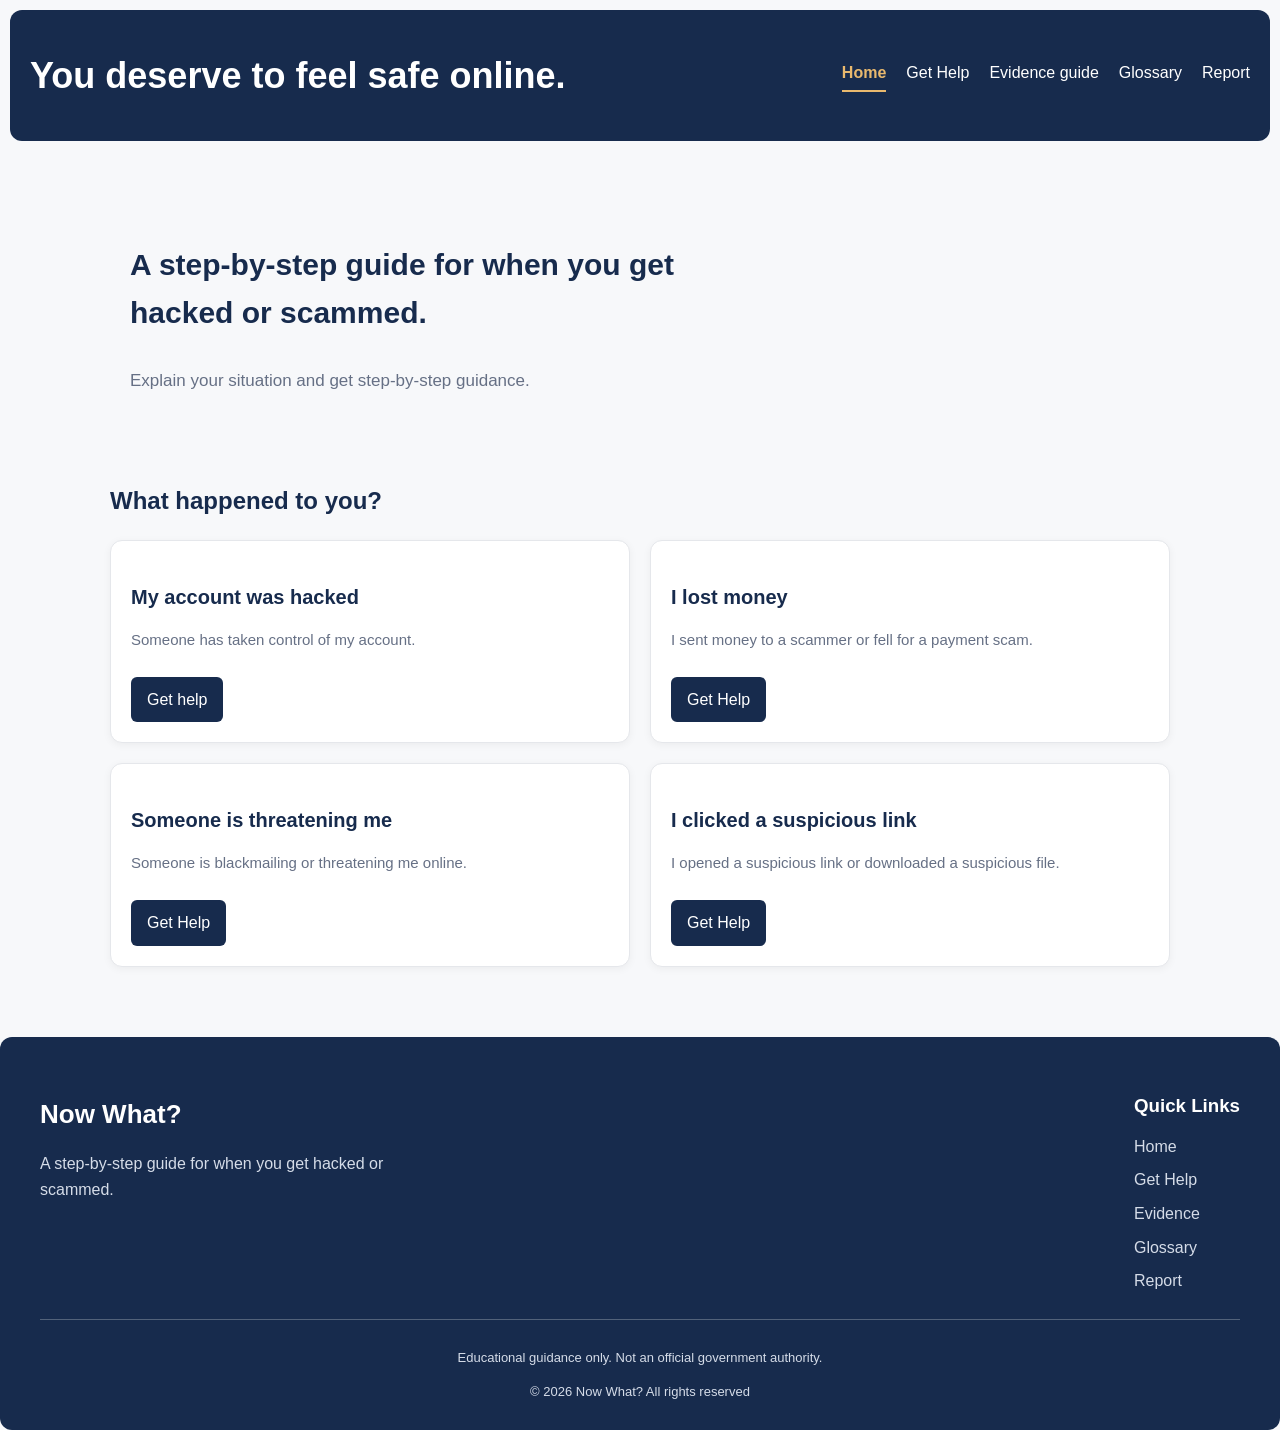
<file: index.html>
<!DOCTYPE html>
<html lang="en">
<head>
    <meta charset="UTF-8">
    <meta name="viewport" content="width=device-width, initial-scale=1.0">
    <title>Now What? | Home</title>

    <link rel="stylesheet" href="style.css">
</head>
<body>
    <header class="site-header">
        <h1>You deserve to feel safe online.</h1>
        <nav>
            <a href="index.html" aria-current="page">Home</a>
            <a href="get-help.html">Get Help</a>
            <a href="evidence.html">Evidence guide</a>
            <a href="glossary.html">Glossary</a>
            <a href="report.html">Report</a>
        </nav>
    </header>

    <main>
        <section class = "hero">
        <p class="intro-text">
            A step-by-step guide for when you get hacked or scammed.
        </p>
        <p class="supporting-text">
            Explain your situation and get step-by-step guidance.
        </p>
        </section>
            <h2>What happened to you?</h2>
            
        <section class="situations-section">

            <div class = "situation-card">
                <h3>My account was hacked</h3>
                <p>Someone has taken control of my account.</p>
                <a href="get-help.html?type=hacked">Get help</a>
            </div>

            <div class = "situation-card">
                <h3>I lost money</h3>
                <p>I sent money to a scammer or fell for a payment scam.</p>
                <a href="get-help.html?type=scam">Get Help</a>
            </div>

            <div class = "situation-card">
                <h3>Someone is threatening me</h3>
                <p>Someone is blackmailing or threatening me online.</p>
                <a href="get-help.html?type=threat">Get Help</a>
            </div>

            <div class = "situation-card">
                <h3>I clicked a suspicious link</h3>
                <p>I opened a suspicious link or downloaded a suspicious file.</p>
                <a href="get-help.html?type=link">Get Help</a>
            </div>

        </section>

    </main>   

    <footer class = "site-footer">
        <div class = "footer-content">
            <div class="footer-about">
                <h2>Now What?</h2>
                <p>A step-by-step guide for when you get
                hacked or scammed.</p>
            </div>
            <div class = "footer-link">
                <h3>Quick Links</h3>

                <a href="index.html">Home</a>
                <a href="get-help.html">Get Help</a>
                <a href="evidence.html">Evidence</a>
                <a href="glossary.html">Glossary</a>
                <a href="report.html">Report</a>
            </div>
        </div>

        <div class = "footer-bottom">
            <p>Educational guidance only. Not an official
            government authority.</p>
            <p>© 2026 Now What? All rights reserved</p>
        </div>
    </footer>

</body>
</html>
</file>
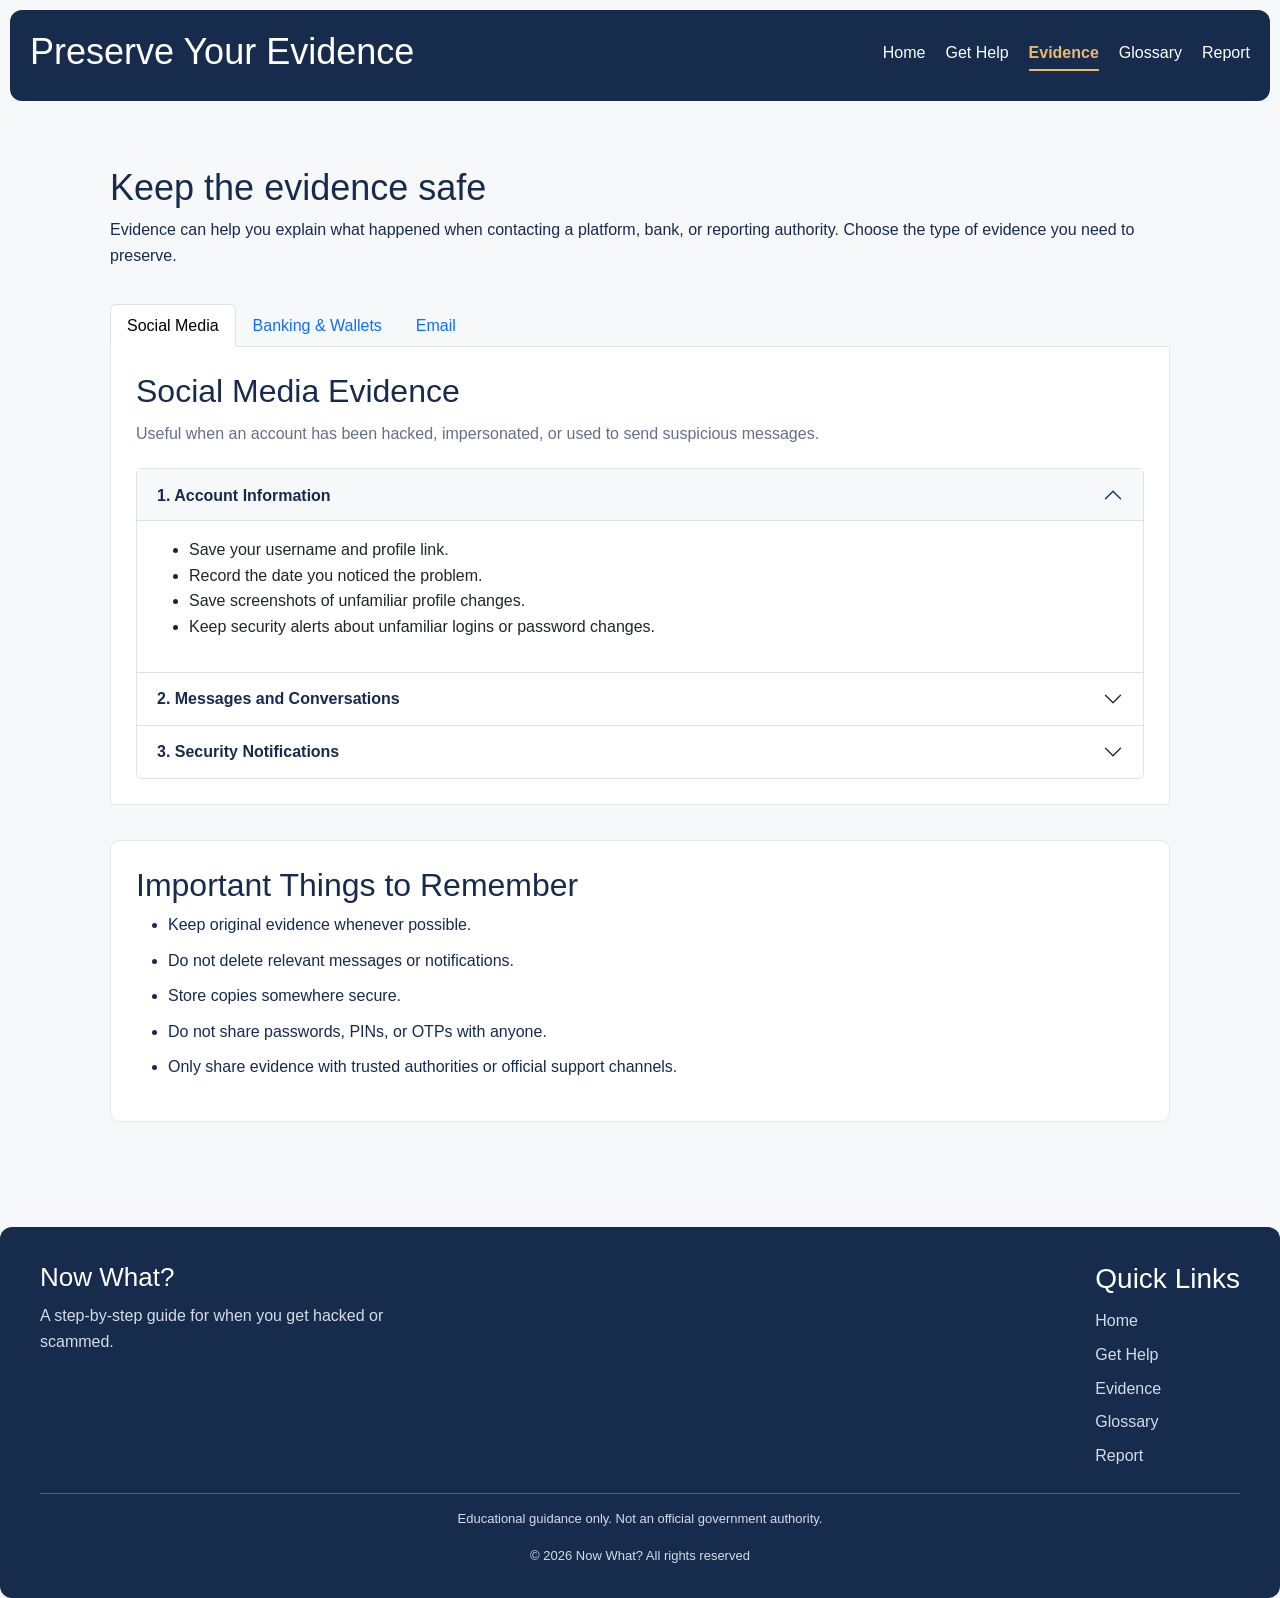
<file: evidence.html>
<!DOCTYPE html>
<html lang="en">
<head>
    <meta charset="UTF-8">
    <meta name="viewport" content="width=device-width, initial-scale=1.0">
    <title>Evidence | Now What?</title>

    <link href="https://cdn.jsdelivr.net/npm/bootstrap@5.3.3/dist/css/bootstrap.min.css" rel="stylesheet">

    <link rel="stylesheet" href="style.css">
</head>
<body>
    
    <header class = "site-header">

        <h1>Preserve Your Evidence</h1>

        <nav>
            <a href="index.html" >Home</a>
            <a href="get-help.html">Get Help</a>
            <a href="evidence.html" aria-current="page">Evidence</a>
            <a href="glossary.html">Glossary</a>
            <a href="report.html">Report</a>
        </nav>

    </header>
      
<main>
    <section class="page-intro">
        <h1>Keep the evidence safe</h1>
        <p>
            Evidence can help you explain what happened when contacting
            a platform, bank, or reporting authority.
            Choose the type of evidence you need to preserve.
        </p>
    </section>

    <section class="evidence-guide">

        <!-- Evidence category tabs -->
        <ul class="nav nav-tabs" id="evidenceTabs" role="tablist">

            <li class="nav-item" role="presentation">
                <button class="nav-link active"
                    id="social-tab"
                    data-bs-toggle="tab"
                    data-bs-target="#social"
                    type="button"
                    role="tab">
                    Social Media
                </button>
            </li>

            <li class="nav-item" role="presentation">
                <button class="nav-link"
                    id="bank-tab"
                    data-bs-toggle="tab"
                    data-bs-target="#bank"
                    type="button"
                    role="tab">
                    Banking & Wallets
                </button>
            </li>

            <li class="nav-item" role="presentation">
                <button class="nav-link"
                    id="email-tab"
                    data-bs-toggle="tab"
                    data-bs-target="#email"
                    type="button"
                    role="tab">
                    Email
                </button>
            </li>

        </ul>

        <!-- Tab content -->
        <div class="tab-content" id="evidenceTabContent">

            <!-- SOCIAL MEDIA -->
            <div class="tab-pane fade show active"
                id="social" role="tabpanel">

                <h2>Social Media Evidence</h2>
                <p>Useful when an account has been hacked, impersonated, or used to send suspicious messages.</p>

                <div class="accordion" id="socialAccordion">

                    <div class="accordion-item">
                        <h3 class="accordion-header">
                            <button class="accordion-button"
                                type="button"
                                data-bs-toggle="collapse"
                                data-bs-target="#socialOne">
                                1. Account Information
                            </button>
                        </h3>
                        <div id="socialOne"
                            class="accordion-collapse collapse show"
                            data-bs-parent="#socialAccordion">
                            <div class="accordion-body">
                                <ul>
                                    <li>Save your username and profile link.</li>
                                    <li>Record the date you noticed the problem.</li>
                                    <li>Save screenshots of unfamiliar profile changes.</li>
                                    <li>Keep security alerts about unfamiliar logins or password changes.</li>
                                </ul>
                            </div>
                        </div>
                    </div>

                    <div class="accordion-item">
                        <h3 class="accordion-header">
                            <button class="accordion-button collapsed"
                                type="button"
                                data-bs-toggle="collapse"
                                data-bs-target="#socialTwo">
                                2. Messages and Conversations
                            </button>
                        </h3>
                        <div id="socialTwo"
                            class="accordion-collapse collapse"
                            data-bs-parent="#socialAccordion">
                            <div class="accordion-body">
                                <ul>
                                    <li>Capture relevant messages with their dates and times.</li>
                                    <li>Keep the sender's username or profile link.</li>
                                    <li>Preserve messages showing suspicious requests or threats.</li>
                                    <li>Do not edit the original screenshots.</li>
                                </ul>
                            </div>
                        </div>
                    </div>

                    <div class="accordion-item">
                        <h3 class="accordion-header">
                            <button class="accordion-button collapsed"
                                type="button"
                                data-bs-toggle="collapse"
                                data-bs-target="#socialThree">
                                3. Security Notifications
                            </button>
                        </h3>
                        <div id="socialThree"
                            class="accordion-collapse collapse"
                            data-bs-parent="#socialAccordion">
                            <div class="accordion-body">
                                <ul>
                                    <li>Save password-change notifications.</li>
                                    <li>Keep alerts about new devices or login locations.</li>
                                    <li>Save messages from the platform's official support team.</li>
                                </ul>
                            </div>
                        </div>
                    </div>

                </div>
            </div>

            <!-- BANKING AND WALLETS -->
            <div class="tab-pane fade"
                id="bank" role="tabpanel">

                <h2>Banking and Wallet Evidence</h2>
                <p>Useful when money has been transferred without permission or lost through a scam.</p>

                <div class="accordion" id="bankAccordion">

                    <div class="accordion-item">
                        <h3 class="accordion-header">
                            <button class="accordion-button"
                                type="button"
                                data-bs-toggle="collapse"
                                data-bs-target="#bankOne">
                                1. Transaction Details
                            </button>
                        </h3>
                        <div id="bankOne"
                            class="accordion-collapse collapse show"
                            data-bs-parent="#bankAccordion">
                            <div class="accordion-body">
                                <ul>
                                    <li>Save the transaction receipt.</li>
                                    <li>Record the transaction ID or reference number.</li>
                                    <li>Note the transaction date, time, and amount.</li>
                                    <li>Keep available recipient details for the bank or reporting authority.</li>
                                </ul>
                            </div>
                        </div>
                    </div>

                    <div class="accordion-item">
                        <h3 class="accordion-header">
                            <button class="accordion-button collapsed"
                                type="button"
                                data-bs-toggle="collapse"
                                data-bs-target="#bankTwo">
                                2. Communication Records
                            </button>
                        </h3>
                        <div id="bankTwo"
                            class="accordion-collapse collapse"
                            data-bs-parent="#bankAccordion">
                            <div class="accordion-body">
                                <ul>
                                    <li>Save messages exchanged with the suspected scammer.</li>
                                    <li>Keep relevant phone numbers, usernames, and payment requests.</li>
                                    <li>Save complaint reference numbers and responses from your bank.</li>
                                </ul>
                            </div>
                        </div>
                    </div>

                    <div class="accordion-item">
                        <h3 class="accordion-header">
                            <button class="accordion-button collapsed"
                                type="button"
                                data-bs-toggle="collapse"
                                data-bs-target="#bankThree">
                                3. Protect Your Financial Information
                            </button>
                        </h3>
                        <div id="bankThree"
                            class="accordion-collapse collapse"
                            data-bs-parent="#bankAccordion">
                            <div class="accordion-body">
                                <ul>
                                    <li>Contact your bank through its official app or phone number.</li>
                                    <li>Ask about securing your account or card.</li>
                                    <li>Never share your PIN, password, or OTP as evidence.</li>
                                    <li>Do not post bank statements or full account details publicly.</li>
                                </ul>
                            </div>
                        </div>
                    </div>

                </div>
            </div>

            <!-- EMAIL -->
            <div class="tab-pane fade"
                id="email" role="tabpanel">

                <h2>Email Evidence</h2>
                <p>Useful when dealing with phishing emails, suspicious attachments, or unauthorised account access.</p>

                <div class="accordion" id="emailAccordion">

                    <div class="accordion-item">
                        <h3 class="accordion-header">
                            <button class="accordion-button"
                                type="button"
                                data-bs-toggle="collapse"
                                data-bs-target="#emailOne">
                                1. Sender Information
                            </button>
                        </h3>
                        <div id="emailOne"
                            class="accordion-collapse collapse show"
                            data-bs-parent="#emailAccordion">
                            <div class="accordion-body">
                                <ul>
                                    <li>Save the sender's email address.</li>
                                    <li>Record the subject line and date received.</li>
                                    <li>Check whether the sender address looks different from the organisation it claims to represent.</li>
                                </ul>
                            </div>
                        </div>
                    </div>

                    <div class="accordion-item">
                        <h3 class="accordion-header">
                            <button class="accordion-button collapsed"
                                type="button"
                                data-bs-toggle="collapse"
                                data-bs-target="#emailTwo">
                                2. Email Content
                            </button>
                        </h3>
                        <div id="emailTwo"
                            class="accordion-collapse collapse"
                            data-bs-parent="#emailAccordion">
                            <div class="accordion-body">
                                <ul>
                                    <li>Preserve the original email where possible.</li>
                                    <li>Take screenshots showing the message and sender.</li>
                                    <li>Keep suspicious links visible in your evidence without opening them.</li>
                                    <li>Do not download or open suspicious attachments.</li>
                                </ul>
                            </div>
                        </div>
                    </div>

                    <div class="accordion-item">
                        <h3 class="accordion-header">
                            <button class="accordion-button collapsed"
                                type="button"
                                data-bs-toggle="collapse"
                                data-bs-target="#emailThree">
                                3. Account Security Alerts
                            </button>
                        </h3>
                        <div id="emailThree"
                            class="accordion-collapse collapse"
                            data-bs-parent="#emailAccordion">
                            <div class="accordion-body">
                                <ul>
                                    <li>Save unfamiliar login notifications.</li>
                                    <li>Keep password-reset and recovery notifications.</li>
                                    <li>Record the date and time of suspicious account activity.</li>
                                </ul>
                            </div>
                        </div>
                    </div>

                </div>
            </div>

        </div>
    </section>

    <section class="evidence-reminder">
        <h2>Important Things to Remember</h2>
        <ul>
            <li>Keep original evidence whenever possible.</li>
            <li>Do not delete relevant messages or notifications.</li>
            <li>Store copies somewhere secure.</li>
            <li>Do not share passwords, PINs, or OTPs with anyone.</li>
            <li>Only share evidence with trusted authorities or official support channels.</li>
        </ul>
    </section>

</main>

    

    <footer class = "site-footer">
        <div class = "footer-content">
            <div class="footer-about">
                <h2>Now What?</h2>
                <p>A step-by-step guide for when you get
                hacked or scammed.</p>
            </div>
            <div class = "footer-link">
                <h3>Quick Links</h3>

                <a href="index.html">Home</a>
                <a href="get-help.html">Get Help</a>
                <a href="evidence.html">Evidence</a>
                <a href="glossary.html">Glossary</a>
                <a href="report.html">Report</a>
            </div>
        </div>

        <div class = "footer-bottom">
            <p>Educational guidance only. Not an official
            government authority.</p>
            <p>© 2026 Now What? All rights reserved</p>
        </div>
    </footer>
<script src="https://cdn.jsdelivr.net/npm/bootstrap@5.3.3/dist/js/bootstrap.bundle.min.js"></script>    
</body>
</html>
</file>
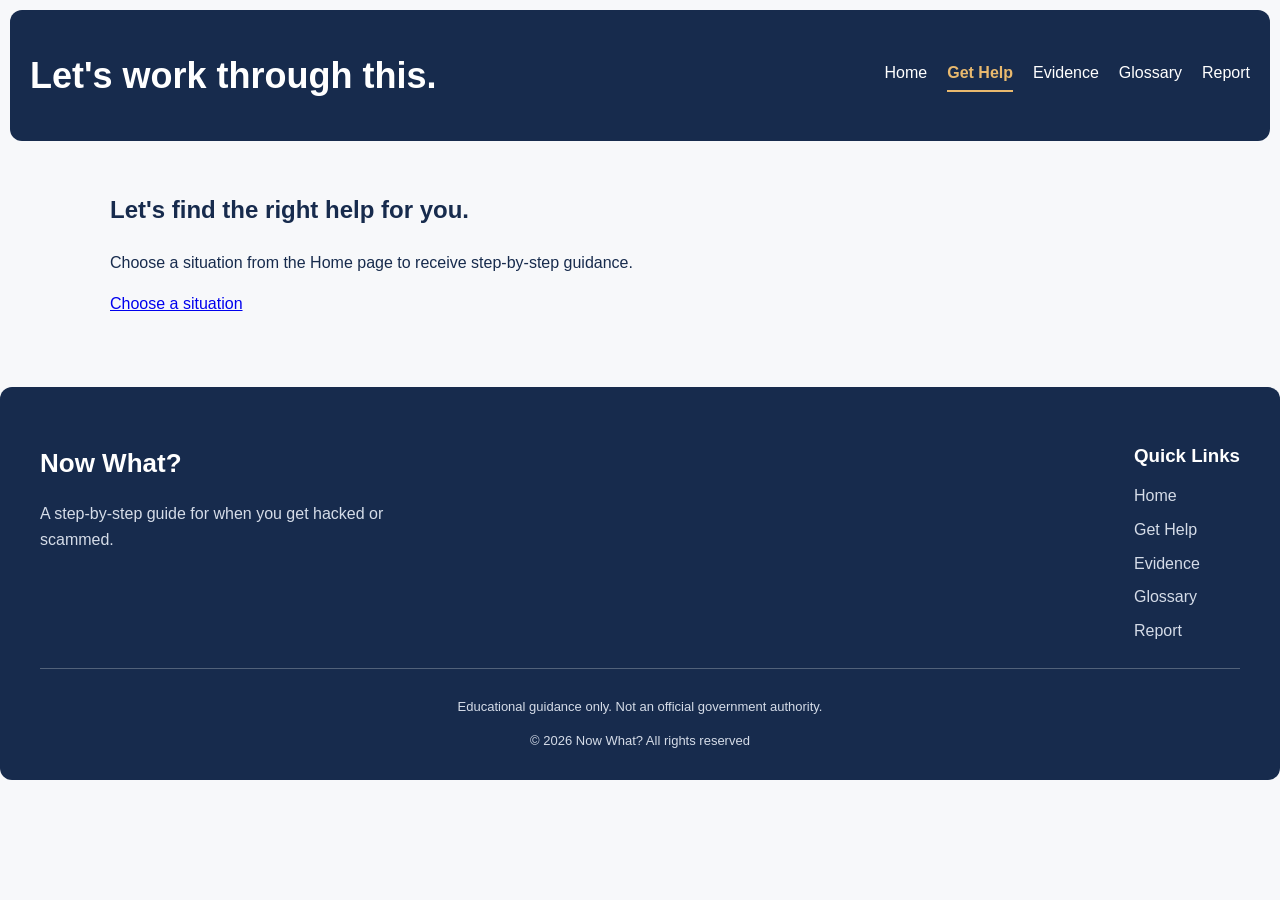
<file: get-help.html>
<!DOCTYPE html>
<html lang="en">
<head>
    <meta charset="UTF-8">
    <meta name="viewport" content="width=device-width, initial-scale=1.0">
    <title>Get Help | Now What?</title>

    <link rel="stylesheet" href="style.css">
    <script src="script.js" defer></script>
</head>
<body>
    <header class = "site-header">
        <h1>Let's work through this.</h1>
        <nav>
            <a href="index.html">Home</a>
            <a href="get-help.html" aria-current="page">Get Help</a>
            <a href="evidence.html">Evidence</a>
            <a href="glossary.html">Glossary</a>
            <a href="report.html">Report</a>
        </nav> 
    </header>
    <main>
        
<section id="no-situation">
    <h2>Let's find the right help for you.</h2>
    <p>Choose a situation from the Home page to receive step-by-step guidance.</p>
    <a href="index.html">Choose a situation</a>
</section>

<section id="guidance-section" hidden>
    <h2 id="situation-title"></h2>
    <p id="situation-description"></p>

    <a href="index.html">Choose a different situation</a>

    <div id="questions-section">
        <h3>A few questions first</h3>
        <p>Your answers will help us show you the most relevant steps.</p>

        <div id="question-container"></div>

        <button id="show-guidance" type="button">
            Show my steps
        </button>
    </div>

    <div id="guidance-results" hidden>
        <h3>What should I do now?</h3>

        <div class="progress-container">
            <p id="progress-text">0 steps completed</p>
            <div class="progress-track">
                <div id="progress-bar"></div>
            </div>
        </div>

        <div id="guidance-steps"></div>

        <p>Need more help?</p>

        <a href="evidence.html">Learn what evidence to save</a>
        <a href="report.html">Find out where to report it</a>

    </div>
</section>


    
    </main>

    <footer class = "site-footer">
        <div class = "footer-content">
            <div class="footer-about">
                <h2>Now What?</h2>
                <p>A step-by-step guide for when you get
                hacked or scammed.</p>
            </div>
            <div class = "footer-link">
                <h3>Quick Links</h3>

                <a href="index.html">Home</a>
                <a href="get-help.html">Get Help</a>
                <a href="evidence.html">Evidence</a>
                <a href="glossary.html">Glossary</a>
                <a href="report.html">Report</a>
            </div>
        </div>

        <div class = "footer-bottom">
            <p>Educational guidance only. Not an official
            government authority.</p>
            <p>© 2026 Now What? All rights reserved</p>
        </div>
    </footer>
    
</body>
</html>
</file>
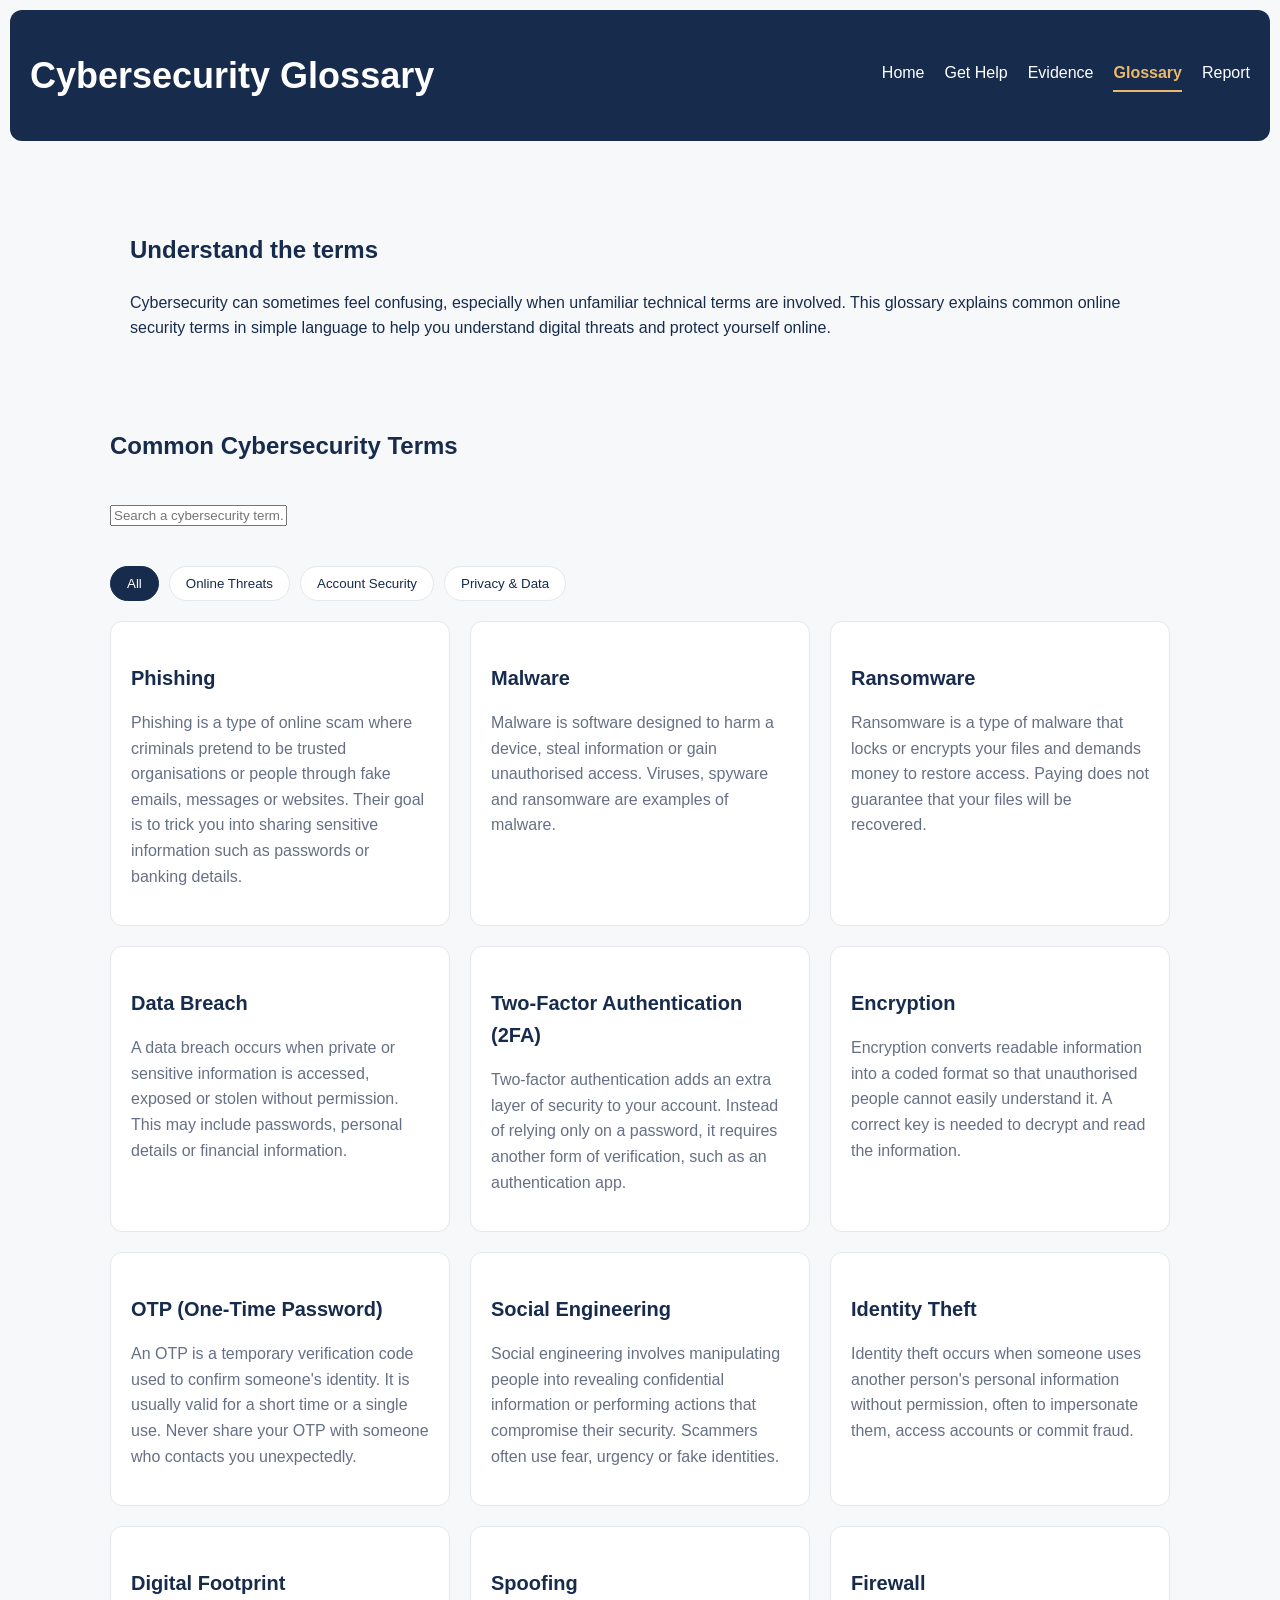
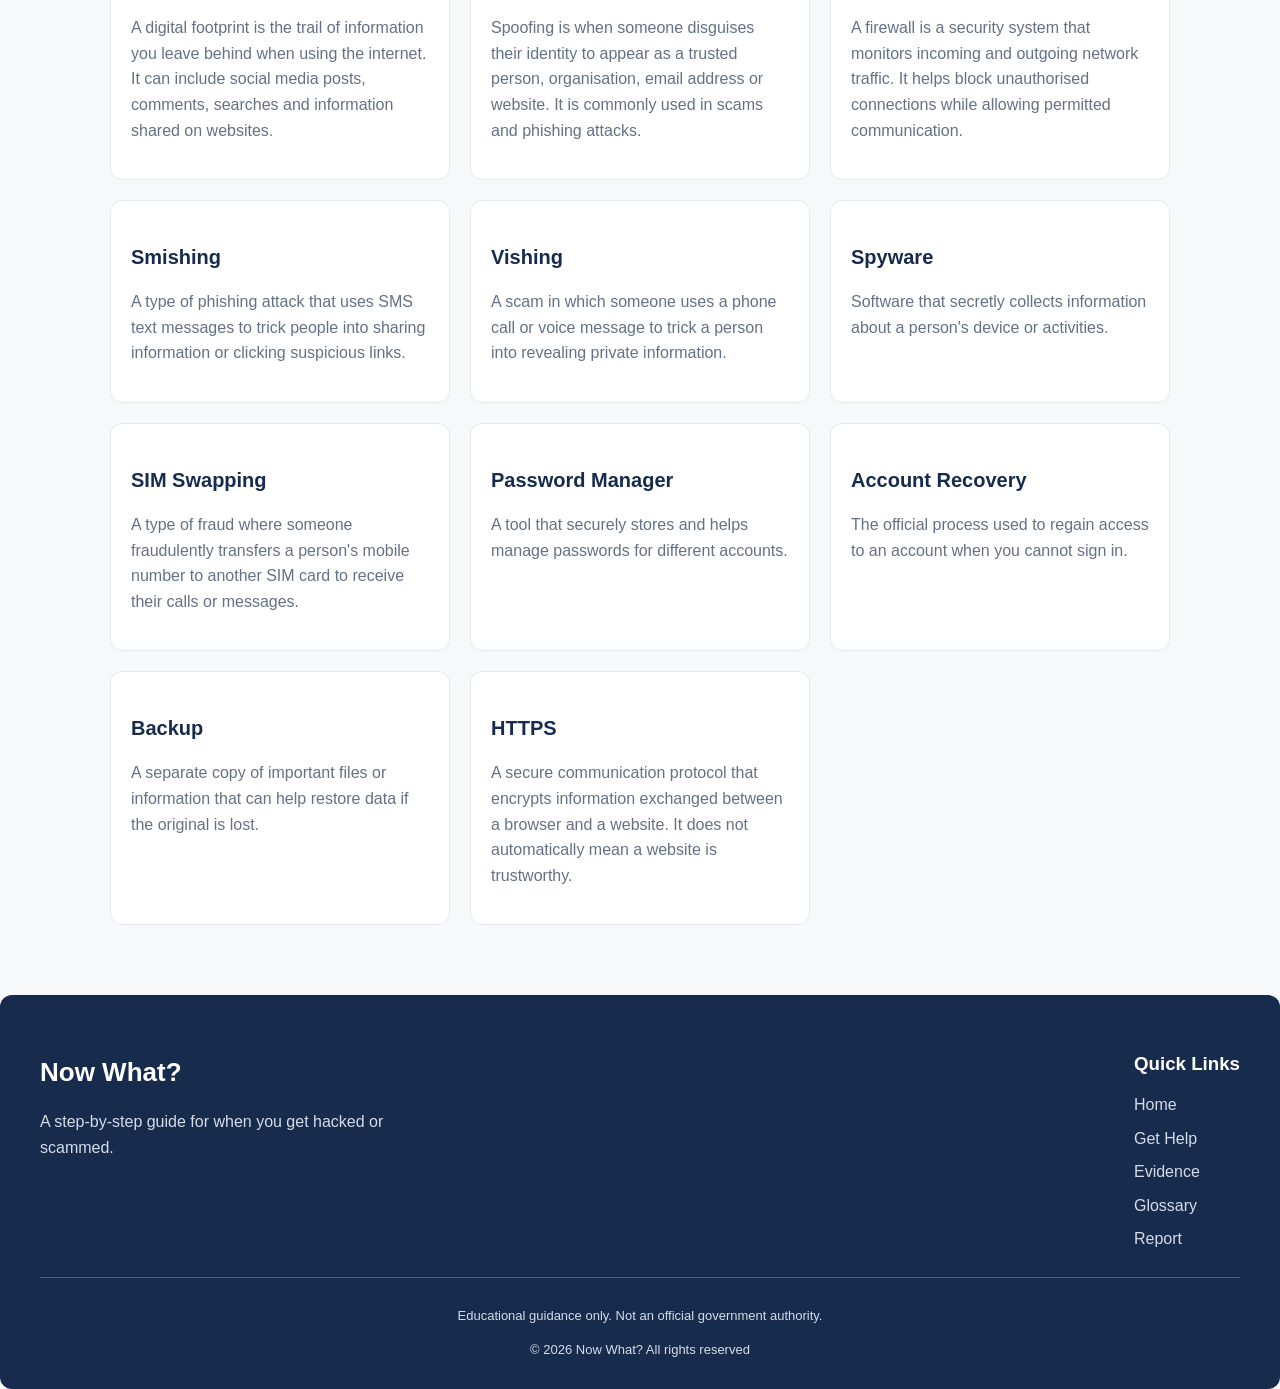
<file: glossary.html>
<!DOCTYPE html>
<html lang="en">
<head>
    <meta charset="UTF-8">
    <meta name="viewport" content="width=device-width, initial-scale=1.0">
    <title>Glossary | Now What?</title>
    <link rel="stylesheet" href="style.css">
    <script src="script.js" defer></script>
</head>
<body>
    
    <header class="site-header">
        <h1>Cybersecurity Glossary</h1>

        <nav>
            <a href="index.html">Home</a>
            <a href="get-help.html">Get Help</a>
            <a href="evidence.html">Evidence</a>
            <a href="glossary.html" aria-current="page">Glossary</a>
            <a href="report.html">Report</a>
        </nav>

    </header>

    <main>

        <section class = "hero">

            <h2>Understand the terms</h2>
            <p>
               Cybersecurity can sometimes feel confusing, especially when 
               unfamiliar technical terms are involved. This glossary explains 
               common online security terms in simple language to help you 
               understand digital threats and protect yourself online. 
            </p>
        </section>

        <h2>Common Cybersecurity Terms</h2> 

        <section>
            

            <input type="text" id="glossary-search" placeholder="Search a cybersecurity term...">
            

            <div class="glossary-filters">
                <button class="filter-btn active" data-filter="all">All</button>
                <button class="filter-btn" data-filter="threats">Online Threats</button>
                <button class="filter-btn" data-filter="security">Account Security</button>
                <button class="filter-btn" data-filter="privacy">Privacy & Data</button>
            </div>

            <div id="glossary-list" class="glossary-grid">


                <div class="glossary-card" data-category="threats">

                    <h3>Phishing</h3>
                    <p>
                       Phishing is a type of online scam where criminals pretend 
                       to be trusted organisations or people through fake emails,
                       messages or websites. Their goal is to trick you into 
                       sharing sensitive information such as passwords or banking 
                       details.
                    </p>
                </div>

                <div class="glossary-card" data-category="threats">
                    <h3>Malware</h3>
                    <p>
                        Malware is software designed to harm a device, steal 
                        information or gain unauthorised access. Viruses, spyware 
                        and ransomware are examples of malware.
                    </p>
                </div>

                <div class="glossary-card" data-category="threats">
                    <h3>Ransomware</h3>
                    <p>
                        Ransomware is a type of malware that locks or encrypts your files and demands money to restore access. Paying does not guarantee that your files will be recovered.
                    </p>
                </div>

                <div class="glossary-card" data-category="privacy">
                    <h3>Data Breach</h3>
                    <p>
                        A data breach occurs when private or sensitive information is accessed, exposed or stolen without permission. This may include passwords, personal details or financial information.
                    </p>
                </div>

                <div class="glossary-card" data-category="security">
                    <h3>Two-Factor Authentication (2FA)</h3>
                    <p>
                        Two-factor authentication adds an extra layer of security to your account. Instead of relying only on a password, it requires another form of verification, such as an authentication app.
                    </p>
                </div>

                <div class="glossary-card" data-category="security">
                    <h3>Encryption</h3>
                    <p>
                        Encryption converts readable information into a coded format so that unauthorised people cannot easily understand it. A correct key is needed to decrypt and read the information.
                    </p>
                </div>

                <div class="glossary-card" data-category="security">
                    <h3>OTP (One-Time Password)</h3>
                    <p>
                        An OTP is a temporary verification code used to confirm someone's identity. It is usually valid for a short time or a single use. Never share your OTP with someone who contacts you unexpectedly.
                    </p>
                </div>

                <div class="glossary-card" data-category="threats">
                    <h3>Social Engineering</h3>
                    <p>
                        Social engineering involves manipulating people into revealing confidential information or performing actions that compromise their security. Scammers often use fear, urgency or fake identities.
                    </p>
                </div>

                <div class="glossary-card" data-category="privacy">
                    <h3>Identity Theft</h3>
                    <p>
                        Identity theft occurs when someone uses another person's personal information without permission, often to impersonate them, access accounts or commit fraud.
                    </p>
                </div>

                <div class="glossary-card" data-category="privacy">
                    <h3>Digital Footprint</h3>
                    <p>
                        A digital footprint is the trail of information you leave behind when using the internet. It can include social media posts, comments, searches and information shared on websites.
                    </p>
                </div>

                <div class="glossary-card" data-category="threats">
                    <h3>Spoofing</h3>
                    <p>
                        Spoofing is when someone disguises their identity to appear as a trusted person, organisation, email address or website. It is commonly used in scams and phishing attacks.
                    </p>
                </div>

                <div class="glossary-card" data-category="security">
                    <h3>Firewall</h3>
                    <p>
                        A firewall is a security system that monitors incoming and outgoing network traffic. It helps block unauthorised connections while allowing permitted communication.
                    </p>
                </div>

                <div class="glossary-card" data-category="threats">
                    <h3>Smishing</h3>
                    <p>A type of phishing attack that uses SMS text messages to trick people into sharing information or clicking suspicious links.</p>
                </div>

                <div class="glossary-card" data-category="threats">
                    <h3>Vishing</h3>
                    <p>A scam in which someone uses a phone call or voice message to trick a person into revealing private information.</p>
                </div>

                <div class="glossary-card" data-category="threats">
                    <h3>Spyware</h3>
                    <p>Software that secretly collects information about a person's device or activities.</p>
                </div>

                <div class="glossary-card" data-category="threats">
                    <h3>SIM Swapping</h3>
                    <p>A type of fraud where someone fraudulently transfers a person's mobile number to another SIM card to receive their calls or messages.</p>
                </div>

                <div class="glossary-card" data-category="security">
                    <h3>Password Manager</h3>
                    <p>A tool that securely stores and helps manage passwords for different accounts.</p>
                </div>

                <div class="glossary-card" data-category="security">
                    <h3>Account Recovery</h3>
                    <p>The official process used to regain access to an account when you cannot sign in.</p>
                </div>

                <div class="glossary-card" data-category="security">
                    <h3>Backup</h3>
                    <p>A separate copy of important files or information that can help restore data if the original is lost.</p>
                </div>

                <div class="glossary-card" data-category="security">
                    <h3>HTTPS</h3>
                    <p>A secure communication protocol that encrypts information exchanged between a browser and a website. It does not automatically mean a website is trustworthy.</p>
                </div>

            </div>

        </section>
    </main>

    <footer class = "site-footer">
        <div class = "footer-content">
            <div class="footer-about">
                <h2>Now What?</h2>
                <p>A step-by-step guide for when you get
                hacked or scammed.</p>
            </div>
            <div class = "footer-link">
                <h3>Quick Links</h3>

                <a href="index.html">Home</a>
                <a href="get-help.html">Get Help</a>
                <a href="evidence.html">Evidence</a>
                <a href="glossary.html">Glossary</a>
                <a href="report.html">Report</a>
            </div>
        </div>

        <div class = "footer-bottom">
            <p>Educational guidance only. Not an official
            government authority.</p>
            <p>© 2026 Now What? All rights reserved</p>
        </div>
    </footer>
    
    
</body>
</html>
</file>
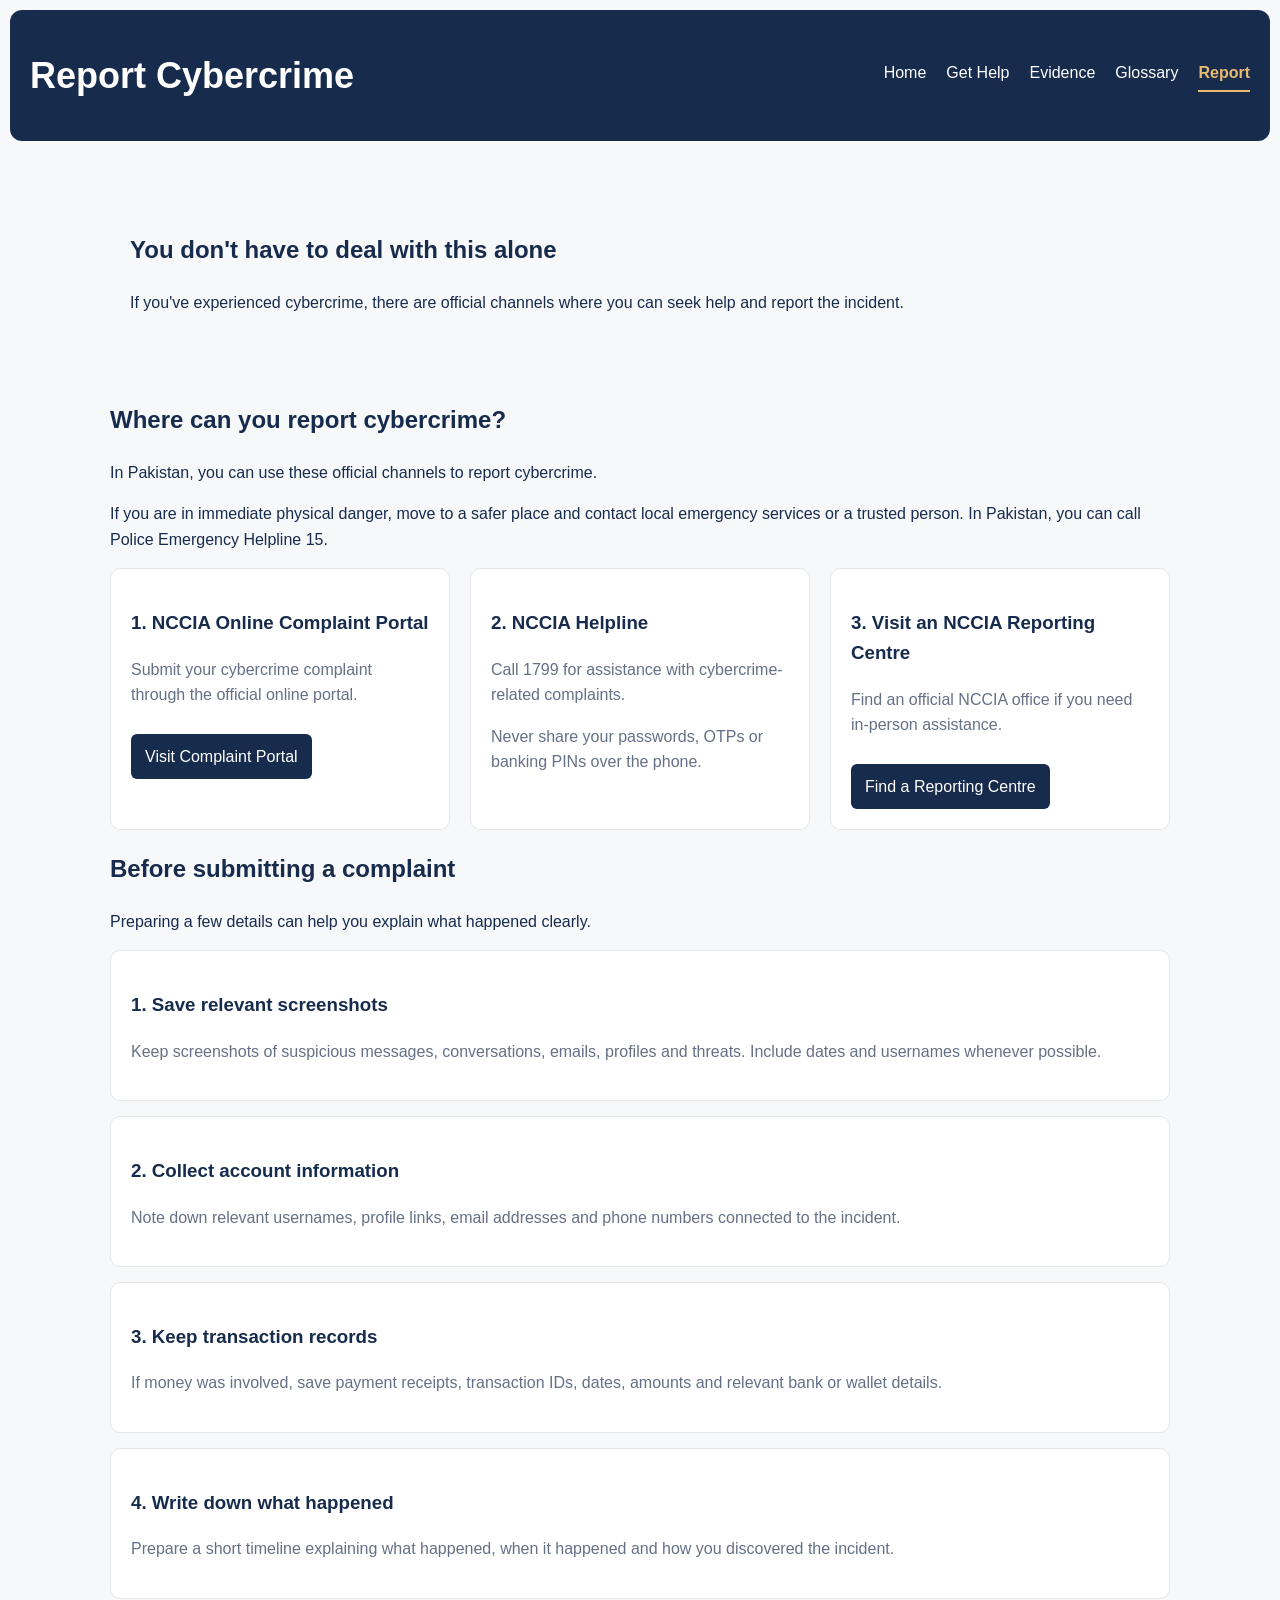
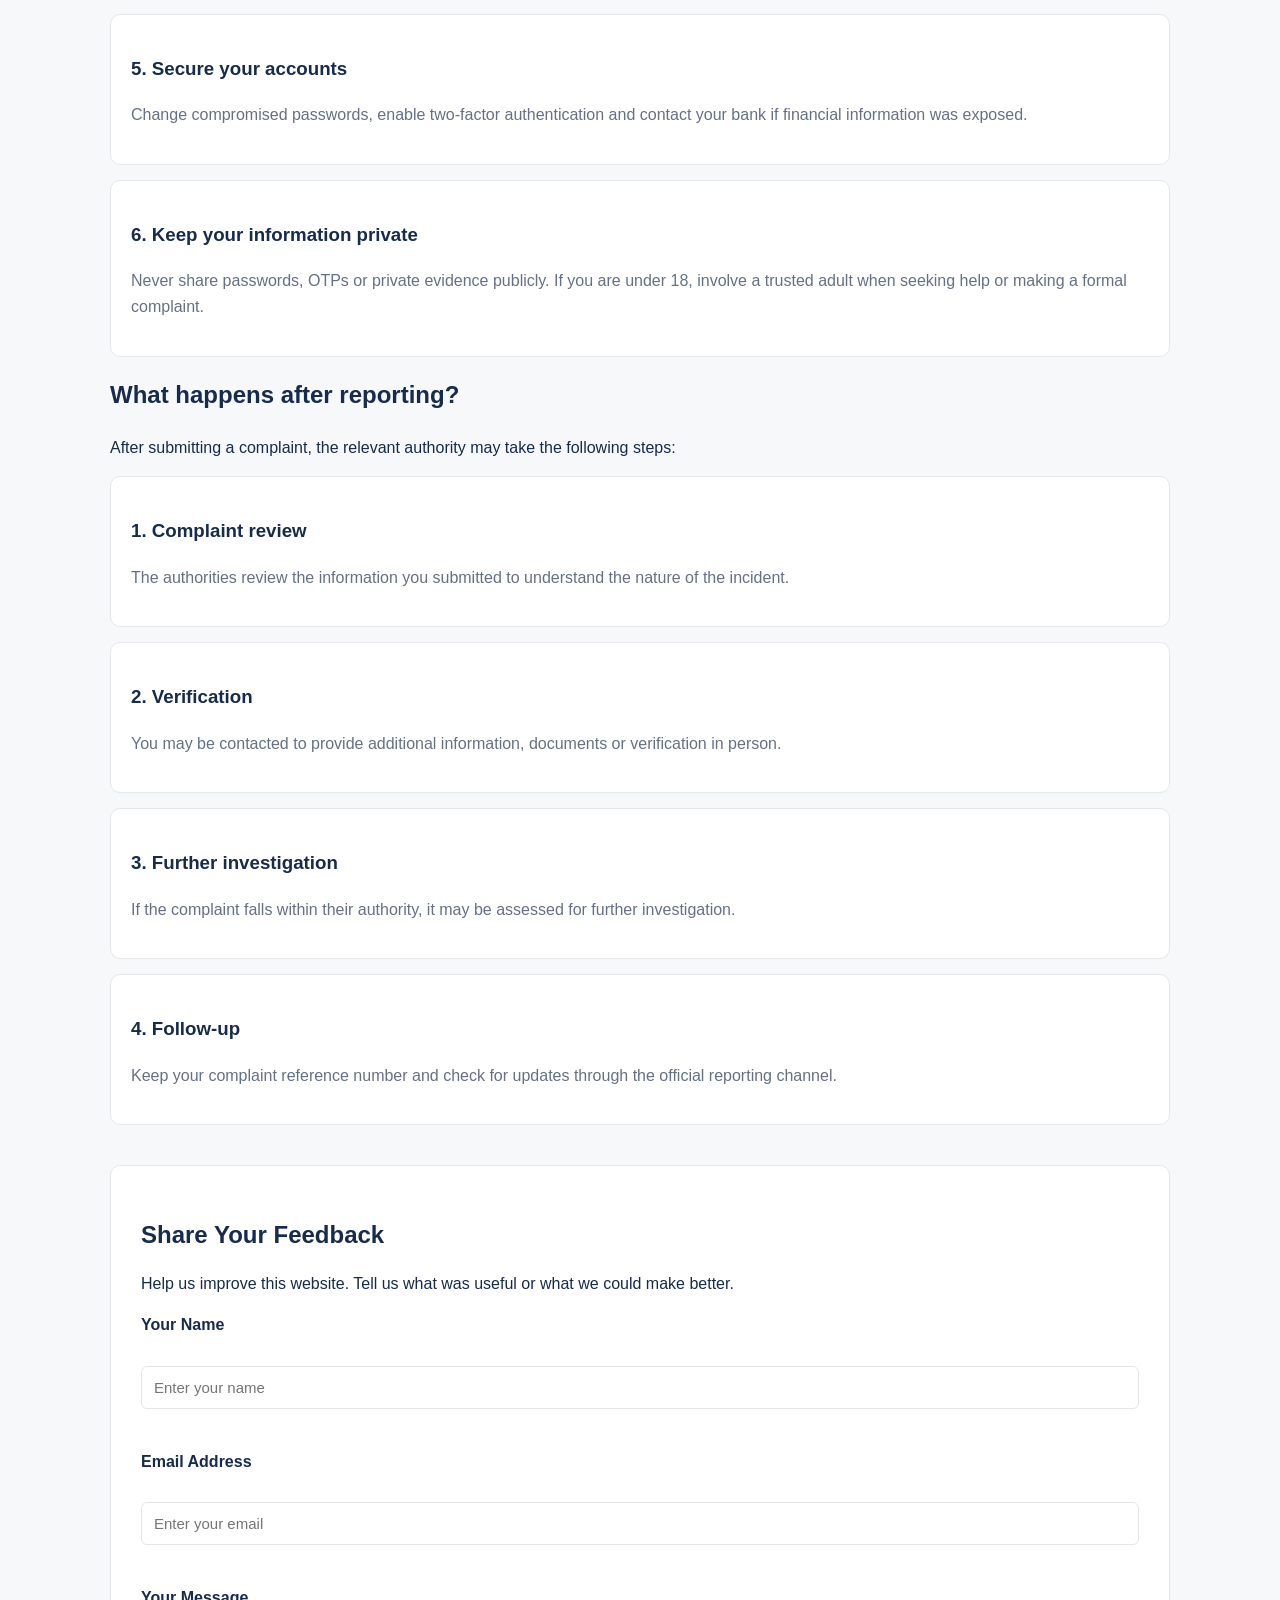
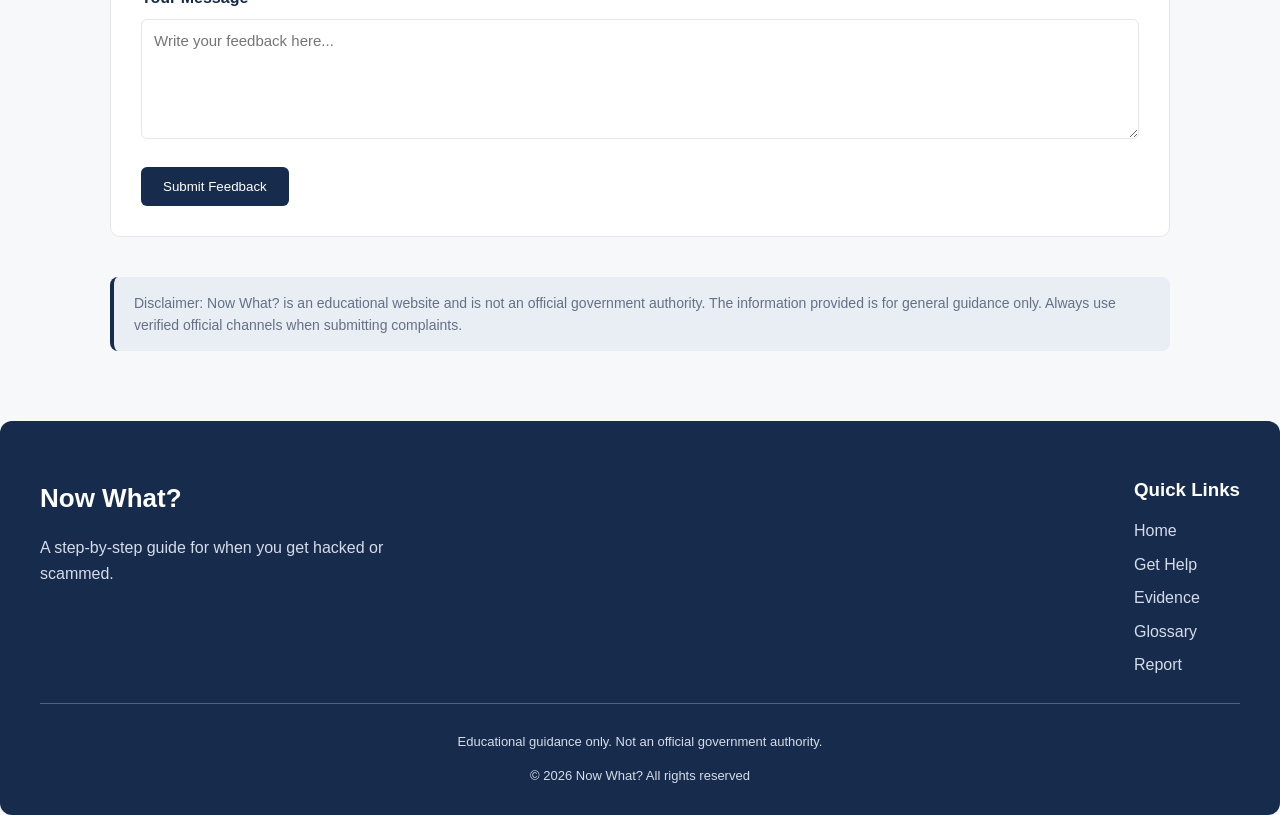
<file: report.html>
<!DOCTYPE html>
<html lang="en">
<head>
    <meta charset="UTF-8">
    <meta name="viewport" content="width=device-width, initial-scale=1.0">
    <title>Report Cybercrime | Now What?</title>

    <link rel="stylesheet" href="style.css">
    <script src="script.js" defer></script>
</head>
<body>

    <header  class = "site-header">

        <h1>Report Cybercrime</h1>

        <nav>
            <a href="index.html">Home</a>
            <a href="get-help.html">Get Help</a>
            <a href="evidence.html">Evidence</a>
            <a href="glossary.html">Glossary</a>
            <a href="report.html" aria-current="page">Report</a>
        </nav>
    </header>

    <main>

        <section class = "hero">
            <h2>You don't have to deal with this alone</h2>
            <p>
                If you've experienced cybercrime, there are official
                channels where you can seek help and report the incident.
            </p>
        </section>

      
        <section>
            <h2>Where can you report cybercrime?</h2>
            <p>In Pakistan, you can use these official channels to report cybercrime.</p>

            <p>
                If you are in immediate physical danger, move to a safer place
                and contact local emergency services or a trusted person.
                In Pakistan, you can call Police Emergency Helpline 15.
            </p>

        <div class = "report-grid">  

            <div class="evidence-card">
                <h3>1. NCCIA Online Complaint Portal</h3>
                <p>Submit your cybercrime complaint through the official online portal.</p>
                <a href="https://complaint.nccia.gov.pk/" target="_blank" rel="noopener noreferrer">
                    Visit Complaint Portal
                </a>
            </div>

            <div class="evidence-card">
                <h3>2. NCCIA Helpline</h3>
                <p>Call 1799 for assistance with cybercrime-related complaints.</p>
                <p>Never share your passwords, OTPs or banking PINs over the phone.</p>
            </div>

            <div class="evidence-card">
                <h3>3. Visit an NCCIA Reporting Centre</h3>
                <p>Find an official NCCIA office if you need in-person assistance.</p>
                <a href="https://nccia.gov.pk/contact.html" target="_blank" rel="noopener noreferrer">
                    Find a Reporting Centre
                </a>
            </div>
        </div>
        </section>
    

        <section>
            <h2>Before submitting a complaint</h2>
            <p>Preparing a few details can help you explain what happened clearly.</p>

            <div class="evidence-card">
                <h3>1. Save relevant screenshots</h3>
                <p>Keep screenshots of suspicious messages, conversations, emails, profiles and threats. Include dates and usernames whenever possible.</p>
            </div>

            <div class="evidence-card">
                <h3>2. Collect account information</h3>
                <p>Note down relevant usernames, profile links, email addresses and phone numbers connected to the incident.</p>
            </div>

            <div class="evidence-card">
                <h3>3. Keep transaction records</h3>
                <p>If money was involved, save payment receipts, transaction IDs, dates, amounts and relevant bank or wallet details.</p>
            </div>

            <div class="evidence-card">
                <h3>4. Write down what happened</h3>
                <p>Prepare a short timeline explaining what happened, when it happened and how you discovered the incident.</p>
            </div>

            <div class="evidence-card">
                <h3>5. Secure your accounts</h3>
                <p>Change compromised passwords, enable two-factor authentication and contact your bank if financial information was exposed.</p>
            </div>

            <div class="evidence-card">
                <h3>6. Keep your information private</h3>
                <p>Never share passwords, OTPs or private evidence publicly. If you are under 18, involve a trusted adult when seeking help or making a formal complaint.</p>
            </div>

        </section>

        <section>

            <h2>What happens after reporting?</h2>
            <p>After submitting a complaint, the relevant authority may take the following steps:</p>

            <div class="evidence-card">
                <h3>1. Complaint review</h3>
                <p>The authorities review the information you submitted to understand the nature of the incident.</p>
            </div>

            <div class="evidence-card">
                <h3>2. Verification</h3>
                <p>You may be contacted to provide additional information, documents or verification in person.</p>
            </div>

            <div class="evidence-card">
                <h3>3. Further investigation</h3>
                <p>If the complaint falls within their authority, it may be assessed for further investigation.</p>
            </div>

            <div class="evidence-card">
                <h3>4. Follow-up</h3>
                <p>Keep your complaint reference number and check for updates through the official reporting channel.</p>
            </div>
        </section>

        <section class="feedback-section">
    <h2>Share Your Feedback</h2>
    <p>
        Help us improve this website. Tell us what was useful
        or what we could make better.
    </p>

    <form id="feedback-form" novalidate>

        <div class="form-group">
            <label for="feedback-name">Your Name</label>
            <input
                type="text"
                id="feedback-name"
                placeholder="Enter your name"
                required
            >
            <small class="form-error" id="name-error"></small>
        </div>

        <div class="form-group">
            <label for="feedback-email">Email Address</label>
            <input
                type="email"
                id="feedback-email"
                placeholder="Enter your email"
                required
            >
            <small class="form-error" id="email-error"></small>
        </div>

        <div class="form-group">
            <label for="feedback-message">Your Message</label>
            <textarea
                id="feedback-message"
                placeholder="Write your feedback here..."
                minlength="10"
                required
            ></textarea>
            <small class="form-error" id="message-error"></small>
        </div>

        <p id="feedback-error" class="form-error" role="alert" hidden></p>
        <button type="submit">Submit Feedback</button>

    </form>

    <p id="feedback-success" hidden>
        Thank you for taking the time to share your feedback.
        This demonstration form does not send or store your response.
    </p>
</section>
        <section class = "disclaimer">
            <p>
                Disclaimer: Now What? is an educational website and is
                not an official government authority. The information
                provided is for general guidance only. Always use
                verified official channels when submitting complaints.
            </p>
        </section>
    </main>
    
    <footer class = "site-footer">
        <div class = "footer-content">
            <div class="footer-about">
                <h2>Now What?</h2>
                <p>A step-by-step guide for when you get
                hacked or scammed.</p>
            </div>
            <div class = "footer-link">
                <h3>Quick Links</h3>

                <a href="index.html">Home</a>
                <a href="get-help.html">Get Help</a>
                <a href="evidence.html">Evidence</a>
                <a href="glossary.html">Glossary</a>
                <a href="report.html">Report</a>
            </div>
        </div>

        <div class = "footer-bottom">
            <p>Educational guidance only. Not an official
            government authority.</p>
            <p>© 2026 Now What? All rights reserved</p>
        </div>
    </footer>
    
</body>
</html>
</file>
<file: style.css>
main{
    max-width: 1100px;
    margin: 0 auto;
    padding: 20px;
}
body{
    font-family: Arial, Helvetica, sans-serif;
    line-height: 1.6;
    background-color: #F7F8FA ;
    color: #172B4D;
    margin: 0;
}
h1{
    font-size: 36px;
    line-height: 1.2;
}
.site-header{
    background-color: #172B4D;
    color: white;
    padding: 20px;
    margin: 10px;
    border-radius: 12px;
    display: flex;
    justify-content: space-between;
    align-items: center;
}
.hero{
    padding: 40px 20px;
    margin-bottom: 30px;
}
.situation-card{
    background-color: white;
    padding: 20px;
    border-radius: 12px;
    transition: transform 0.2s ease;
    box-shadow: 0 2px 8px rgba(0,0,0,0.05);
    border: 1px solid #E5E7EB;
}
.situation-card h3{
    font-size: 20px;
    margin-bottom: 8px;
}
.situation-card p{
    color: #667085;
    font-size: 15px;
}
.situation-card a{
    display: inline-block;
    background-color: #172B4D;
    color: white;
    text-decoration: none;
    padding: 10px 16px;
    border-radius: 6px;
    margin-top: 10px;
}
.situation-card a:hover{
    background-color: #29466F;
}
.situation-card:hover{
    transform: translateY(-4px);
}
.situations-section {
    display: grid;
    grid-template-columns: 1fr 1fr;
    gap: 20px;
}
nav{
    display: flex;
    gap: 20px;
}
nav a{
    color: white;
    text-decoration: none;
    
}
nav a:hover{
    color: #E9B96E;
}
@media (max-width: 600px)
{
    .site-header{
        flex-direction: column;
        align-items: flex-start;
        gap: 15px;
    }
    nav{
        flex-wrap: wrap;
    }
    .situations-section{
        grid-template-columns: 1fr;
    }
    .glossary-grid{
        grid-template-columns: 1fr;
    }
}
.intro-text{
    font-size: 30px;
    font-weight: bold;
    max-width: 650px;
}
.supporting-text{
    font-size: 17px;
    color: #667085;
    max-width: 600px;
}
#guidance-section{
    margin-top: 30px;
}
.guidance-step{
    background-color: white;
    border: 1px solid #E5E7EB;
    border-radius: 10px;
    padding: 16px;
    margin-bottom: 12px;
    display: flex;
    align-items: center;
    gap: 12px;
}
.guidance-step input{
    width: 18px;
    height: 18px;
    accent-color: #172B4D;
    cursor: pointer;
}
.progress-container{
    margin: 20px 0;
}
.progress-track{
    width: 100%;
    height: 10px;
    background-color: #E5E7EB;
    border-radius: 10px;
    overflow: hidden;
}
#progress-bar{
    width: 0%;
    height: 100%;
    background-color: #172B4D;
    border-radius: 10px;
    transition: width 0.3s ease;
}
.evidence-card {
    background-color: white;
    border: 1px solid #E5E7EB;
    border-radius: 10px;
    padding: 20px;
    margin-bottom: 15px;
}

.evidence-card p{
    color: #667085;
}
.glossary-grid{
    display: grid;
    grid-template-columns: repeat(3, 1fr);
    gap: 20px;
}
.glossary-card{
    background-color: white;
    border: 1px solid #E5E7EB;
    border-radius: 12px;
    padding: 20px;
    transition: transform 0.2s ease;
}
.glossary-card h3{
    font-size: 20px;
    margin-bottom: 10px;
}
.glossary-card:hover{
    transform: translateY(-4px);
}
input{
    margin-top: 20px;
    margin-bottom: 20px;
}
.report-grid{
    display:grid;
    grid-template-columns: repeat(3,1fr);
    gap: 20px;
}
.report-grid .evidence-card{
    margin-bottom: 0;
    transition: transform 0.2s ease;
}
.report-grid .evidence-card:hover{
    transform: translateY(-4px);
}
.report-grid a{
    display: inline-block;
    background-color: #172B4D;
    color: white;
    text-decoration: none;
    padding: 10px 14px;
    border-radius: 6px;
    margin-top: 10px;
}
.report-grid a:hover{
    background-color: #29466F;
}
.disclaimer{
    background-color: #E9EEF5;
    border-left: 4px solid #172B4D;
    border-radius: 8px;
    padding: 15px 20px;
    margin-top: 35px;
}
.disclaimer p{
    color: #667085;
    font-size: 14px;
    margin: 0;
}
@media (max-width: 600px){
    .report-grid{
        grid-template-columns: 1fr;
    }
}
.site-footer{
    background-color: #172B4D;
    color: white;
    padding: 35px 40px 15px;
    margin-top: 50px;
    border-radius: 12px;
}
.footer-content{
    display: flex;
    justify-content: space-between;
    gap: 40px;
    margin-bottom: 25px;
}
.footer-about{
    max-width: 350px;
}
.footer-about h2{
    font-size: 26px;
    margin-bottom: 10px;
}
.footer-about p{
    color: #D5DCE8;
}
.footer-link{
    display: flex;
    flex-direction: column;
    gap: 8px;
}
.footer-link h3{
    margin-bottom: 5px;
}
.footer-link a{
    color: #D5DCE8;
    text-decoration: none;
}
.footer-link a:hover{
    color: #E9B96E;
}
.footer-bottom{
    border-top: 1px solid #52627A;
    padding-top: 15px;
    text-align: center;
    color: #D5DCE8;
    font-size: 13px;
}
@media(max-width: 600px)
{
    .site-footer{
        padding: 25px 20px 15px;
    }
    .footer-content{
        flex-direction: column;
        gap: 25px;
    }
}

.question {
    background: white;
    padding: 18px;
    margin: 18px 0;
    border: 1px solid #E5E7EB;
    border-radius: 10px;
}

.question h4 {
    margin-bottom: 12px;
}

.question label {
    display: inline-block;
    margin: 7px 0;
}

#show-guidance {
    background: #172B4D;
    color: white;
    padding: 12px 20px;
    border: none;
    border-radius: 6px;
    cursor: pointer;
}

#show-guidance:hover {
    background: #29466F;
}

.page-intro {
    margin: 35px 0;
}

.evidence-guide {
    margin: 30px 0;
}

.tab-content {
    background: white;
    padding: 25px;
    border: 1px solid #E5E7EB;
    border-top: none;
}

.tab-pane h2 {
    margin-bottom: 10px;
}

.tab-pane > p {
    color: #667085;
    margin-bottom: 22px;
}

.accordion-button {
    color: #172B4D;
    font-weight: 600;
}

.accordion-button:not(.collapsed) {
    background-color: #F7F8FA;
    color: #172B4D;
}

.evidence-reminder {
    background: white;
    padding: 25px;
    border: 1px solid #E5E7EB;
    border-radius: 10px;
    margin: 35px 0;
}

.evidence-reminder li {
    margin-bottom: 10px;
}

@media (max-width: 600px) {
    .tab-content {
        padding: 15px;
    }

    .nav-tabs .nav-link {
        padding: 8px;
        font-size: 13px;
    }
}

.glossary-filters {
    display: flex;
    flex-wrap: wrap;
    gap: 10px;
    margin: 20px 0;
}

.filter-btn {
    background: white;
    color: #172B4D;
    border: 1px solid #E5E7EB;
    padding: 9px 16px;
    border-radius: 20px;
    cursor: pointer;
}

.filter-btn:hover {
    background: #F0F2F5;
}

.filter-btn.active {
    background: #172B4D;
    color: white;
    border-color: #172B4D;
}

.glossary-card h3 {
    color: #172B4D;
    margin-bottom: 10px;
}

.glossary-card p {
    color: #667085;
    line-height: 1.6;
}
.glossary-card[hidden] {
    display: none !important;
}
.feedback-section {
    background-color: white;
    padding: 30px;
    margin: 40px 0;
    border: 1px solid #E5E7EB;
    border-radius: 10px;
}

.feedback-section h2 {
    color: #172B4D;
    margin-bottom: 10px;
}

.form-group {
    margin-bottom: 20px;
}

.form-group label {
    display: block;
    margin-bottom: 8px;
    font-weight: bold;
    color: #172B4D;
}

.form-group input,
.form-group textarea {
    width: 100%;
    padding: 12px;
    border: 1px solid #E5E7EB;
    border-radius: 6px;
    font-family: Arial, sans-serif;
    font-size: 15px;
}

.form-group textarea {
    min-height: 120px;
    resize: vertical;
}

.feedback-section button {
    background-color: #172B4D;
    color: white;
    padding: 12px 22px;
    border: none;
    border-radius: 6px;
    cursor: pointer;
}

.feedback-section button:hover {
    background-color: #E9B96E;
    color: #172B4D;
}

#feedback-success {
    color: green;
    margin-top: 20px;
    font-weight: bold;
}
/* General responsive improvements */

* {
    box-sizing: border-box;
}

img {
    max-width: 100%;
    height: auto;
}

/* Tablet screens */
@media (max-width: 900px) {
    .glossary-grid {
        grid-template-columns: repeat(2, 1fr);
    }

    .report-grid {
        grid-template-columns: repeat(2, 1fr);
    }
}

/* Mobile screens */
@media (max-width: 600px) {
    main {
        padding: 15px;
    }

    h1 {
        font-size: 28px;
    }

    .intro-text {
        font-size: 24px;
    }

    .site-header {
        margin: 5px;
        padding: 15px;
    }

    nav {
        gap: 12px;
    }

    nav a {
        font-size: 14px;
    }

    .glossary-grid,
    .report-grid {
        grid-template-columns: 1fr;
    }

    .feedback-section {
        padding: 20px;
    }

    .guidance-step {
        align-items: flex-start;
    }

    .footer-content {
        gap: 20px;
    }
}
.form-error {
    display: block;
    color: #B42318;
    font-size: 14px;
    margin-top: 5px;
}

#feedback-error {
    margin-bottom: 10px;
}
#guidance-results a {
    display: inline-block;
    margin-right: 15px;
    margin-top: 8px;
}
nav a[aria-current="page"] {
    color: #E9B96E;
    font-weight: bold;
    border-bottom: 2px solid #E9B96E;
    padding-bottom: 4px;
    text-decoration: none;
}
</file>
